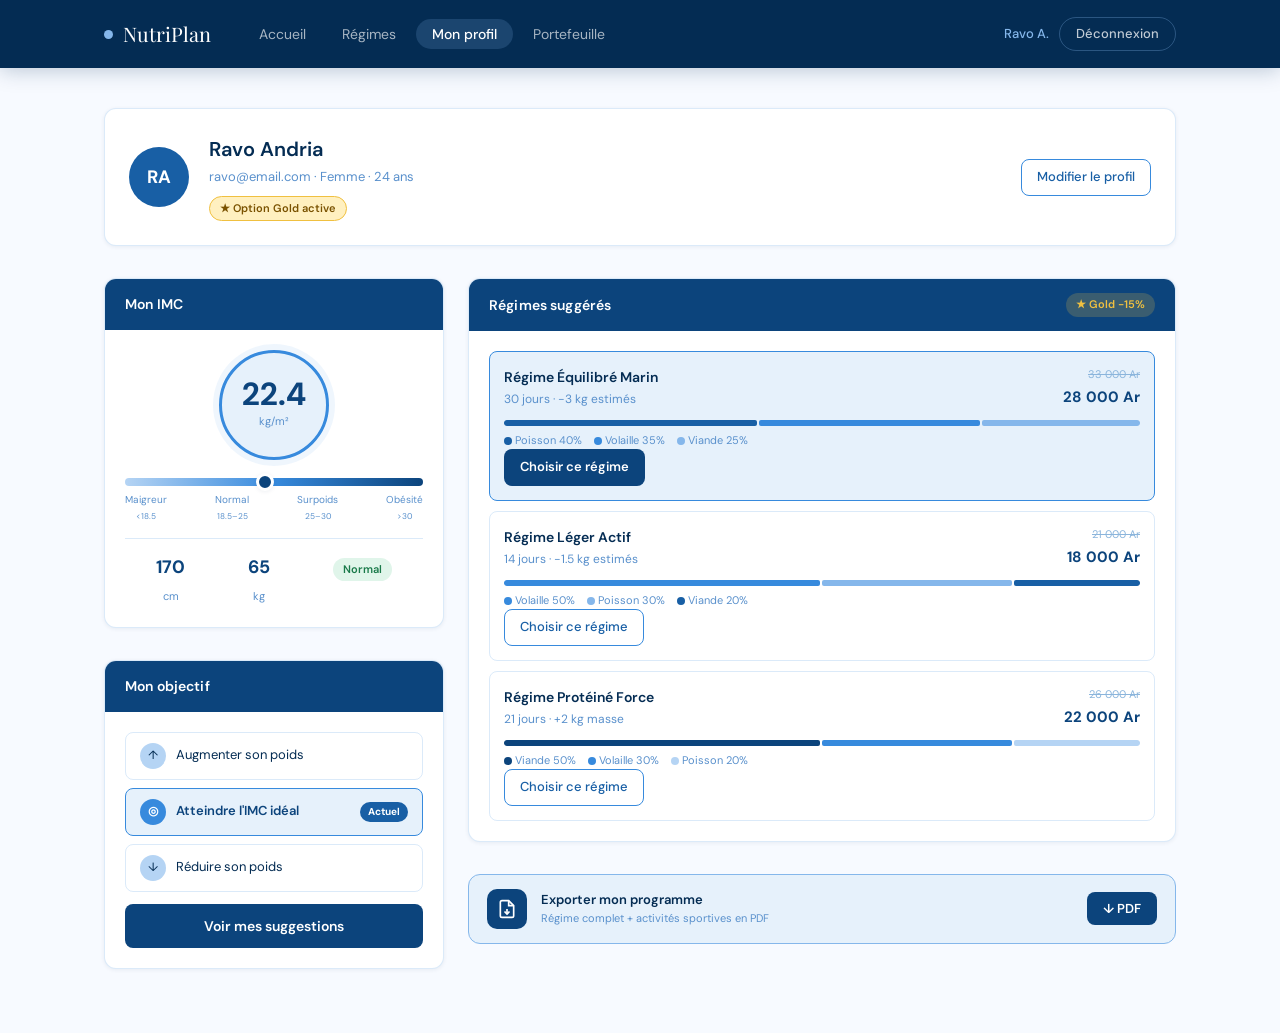
<file: app/Views/profil.html>
<!DOCTYPE html>
<html lang="fr">
<head>
  <meta charset="UTF-8" />
  <meta name="viewport" content="width=device-width, initial-scale=1.0" />
  <title>NutriPlan — Mon Profil</title>
  <link rel="stylesheet" href="style.css" />
  <link href="https://fonts.googleapis.com/css2?family=DM+Sans:ital,opsz,wght@0,9..40,300;0,9..40,400;0,9..40,500;0,9..40,600;1,9..40,400&family=Playfair+Display:wght@600;700&display=swap" rel="stylesheet" />
</head>
<body>

  <nav class="navbar">
    <div class="nav-inner">
      <div class="nav-logo"><span class="logo-dot"></span>NutriPlan</div>
      <ul class="nav-links">
        <li><a href="index.html" class="nav-link">Accueil</a></li>
        <li><a href="regimes.html" class="nav-link">Régimes</a></li>
        <li><a href="profil.html" class="nav-link active">Mon profil</a></li>
        <li><a href="wallet.html" class="nav-link">Portefeuille</a></li>
      </ul>
      <div class="nav-actions">
        <span class="nav-user-name">Ravo A.</span>
        <a href="login.html" class="btn-nav-ghost">Déconnexion</a>
      </div>
    </div>
  </nav>

  <main class="page-main">
    <div class="container">

      <!-- PROFILE HEADER -->
      <div class="profile-header">
        <div class="profile-avatar">RA</div>
        <div class="profile-info">
          <h1 class="profile-name">Ravo Andria</h1>
          <p class="profile-meta">ravo@email.com · Femme · 24 ans</p>
          <span class="badge badge-gold">★ Option Gold active</span>
        </div>
        <a href="#" class="btn-outline-sm">Modifier le profil</a>
      </div>

      <div class="profil-grid">

        <!-- LEFT: IMC CARD -->
        <div class="profil-left">
          <div class="card">
            <div class="card-header-blue">
              <h2 class="card-title-white">Mon IMC</h2>
            </div>
            <div class="card-body">
              <div class="imc-big-circle">
                <span class="imc-big-val">22.4</span>
                <span class="imc-big-unit">kg/m²</span>
              </div>
              <div class="imc-bar-full">
                <div class="imc-bar-track-full">
                  <div class="imc-bar-fill-full"></div>
                  <div class="imc-bar-pin-full"></div>
                </div>
                <div class="imc-zones">
                  <span>Maigreur<br/><small>&lt;18.5</small></span>
                  <span>Normal<br/><small>18.5–25</small></span>
                  <span>Surpoids<br/><small>25–30</small></span>
                  <span>Obésité<br/><small>&gt;30</small></span>
                </div>
              </div>
              <div class="imc-stats-row">
                <div class="imc-stat"><span class="imc-stat-val">170</span><span class="imc-stat-lbl">cm</span></div>
                <div class="imc-stat"><span class="imc-stat-val">65</span><span class="imc-stat-lbl">kg</span></div>
                <div class="imc-stat"><span class="imc-stat-val"><span class="badge badge-success">Normal</span></span></div>
              </div>
            </div>
          </div>

          <!-- OBJECTIF -->
          <div class="card mt-16">
            <div class="card-header-blue">
              <h2 class="card-title-white">Mon objectif</h2>
            </div>
            <div class="card-body">
              <div class="goal-chips-list">
                <div class="goal-chip-item">
                  <span class="goal-chip-icon">↑</span>
                  <span class="goal-chip-text">Augmenter son poids</span>
                </div>
                <div class="goal-chip-item selected">
                  <span class="goal-chip-icon sel">◎</span>
                  <span class="goal-chip-text">Atteindre l'IMC idéal</span>
                  <span class="goal-current">Actuel</span>
                </div>
                <div class="goal-chip-item">
                  <span class="goal-chip-icon">↓</span>
                  <span class="goal-chip-text">Réduire son poids</span>
                </div>
              </div>
              <a href="regimes.html" class="btn-primary-full mt-12">Voir mes suggestions</a>
            </div>
          </div>
        </div>

        <!-- RIGHT: SUGGESTIONS -->
        <div class="profil-right">
          <div class="card">
            <div class="card-header-blue">
              <h2 class="card-title-white">Régimes suggérés</h2>
              <span class="gold-pill">★ Gold −15%</span>
            </div>
            <div class="card-body">

              <div class="regime-item featured">
                <div class="regime-item-top">
                  <div>
                    <h3 class="regime-name">Régime Équilibré Marin</h3>
                    <p class="regime-meta">30 jours · −3 kg estimés</p>
                  </div>
                  <div class="regime-pricing">
                    <span class="regime-price-old">33 000 Ar</span>
                    <span class="regime-price">28 000 Ar</span>
                  </div>
                </div>
                <div class="macro-bar-full">
                  <div class="macro-seg" style="width:40%;background:var(--blue-600)"></div>
                  <div class="macro-seg" style="width:35%;background:var(--blue-400)"></div>
                  <div class="macro-seg" style="width:25%;background:var(--blue-200)"></div>
                </div>
                <div class="macro-legend">
                  <span><span class="macro-dot" style="background:var(--blue-600)"></span>Poisson 40%</span>
                  <span><span class="macro-dot" style="background:var(--blue-400)"></span>Volaille 35%</span>
                  <span><span class="macro-dot" style="background:var(--blue-200)"></span>Viande 25%</span>
                </div>
                <a href="regimes.html" class="btn-primary-sm mt-10">Choisir ce régime</a>
              </div>

              <div class="regime-item">
                <div class="regime-item-top">
                  <div>
                    <h3 class="regime-name">Régime Léger Actif</h3>
                    <p class="regime-meta">14 jours · −1.5 kg estimés</p>
                  </div>
                  <div class="regime-pricing">
                    <span class="regime-price-old">21 000 Ar</span>
                    <span class="regime-price">18 000 Ar</span>
                  </div>
                </div>
                <div class="macro-bar-full">
                  <div class="macro-seg" style="width:50%;background:var(--blue-400)"></div>
                  <div class="macro-seg" style="width:30%;background:var(--blue-200)"></div>
                  <div class="macro-seg" style="width:20%;background:var(--blue-600)"></div>
                </div>
                <div class="macro-legend">
                  <span><span class="macro-dot" style="background:var(--blue-400)"></span>Volaille 50%</span>
                  <span><span class="macro-dot" style="background:var(--blue-200)"></span>Poisson 30%</span>
                  <span><span class="macro-dot" style="background:var(--blue-600)"></span>Viande 20%</span>
                </div>
                <a href="regimes.html" class="btn-outline-sm mt-10">Choisir ce régime</a>
              </div>

              <div class="regime-item">
                <div class="regime-item-top">
                  <div>
                    <h3 class="regime-name">Régime Protéiné Force</h3>
                    <p class="regime-meta">21 jours · +2 kg masse</p>
                  </div>
                  <div class="regime-pricing">
                    <span class="regime-price-old">26 000 Ar</span>
                    <span class="regime-price">22 000 Ar</span>
                  </div>
                </div>
                <div class="macro-bar-full">
                  <div class="macro-seg" style="width:50%;background:var(--blue-800)"></div>
                  <div class="macro-seg" style="width:30%;background:var(--blue-400)"></div>
                  <div class="macro-seg" style="width:20%;background:var(--blue-100)"></div>
                </div>
                <div class="macro-legend">
                  <span><span class="macro-dot" style="background:var(--blue-800)"></span>Viande 50%</span>
                  <span><span class="macro-dot" style="background:var(--blue-400)"></span>Volaille 30%</span>
                  <span><span class="macro-dot" style="background:var(--blue-100)"></span>Poisson 20%</span>
                </div>
                <a href="regimes.html" class="btn-outline-sm mt-10">Choisir ce régime</a>
              </div>

            </div>
          </div>

          <!-- EXPORT -->
          <div class="export-banner mt-16">
            <div class="export-icon-wrap">
              <svg width="20" height="20" fill="none" stroke="white" stroke-width="2" viewBox="0 0 24 24"><path d="M14 2H6a2 2 0 0 0-2 2v16a2 2 0 0 0 2 2h12a2 2 0 0 0 2-2V8z"/><polyline points="14 2 14 8 20 8"/><line x1="12" y1="12" x2="12" y2="18"/><polyline points="9 15 12 18 15 15"/></svg>
            </div>
            <div class="export-text-wrap">
              <p class="export-title">Exporter mon programme</p>
              <p class="export-sub">Régime complet + activités sportives en PDF</p>
            </div>
            <button class="btn-export">↓ PDF</button>
          </div>
        </div>

      </div>
    </div>
  </main>

</body>
</html>
</file>
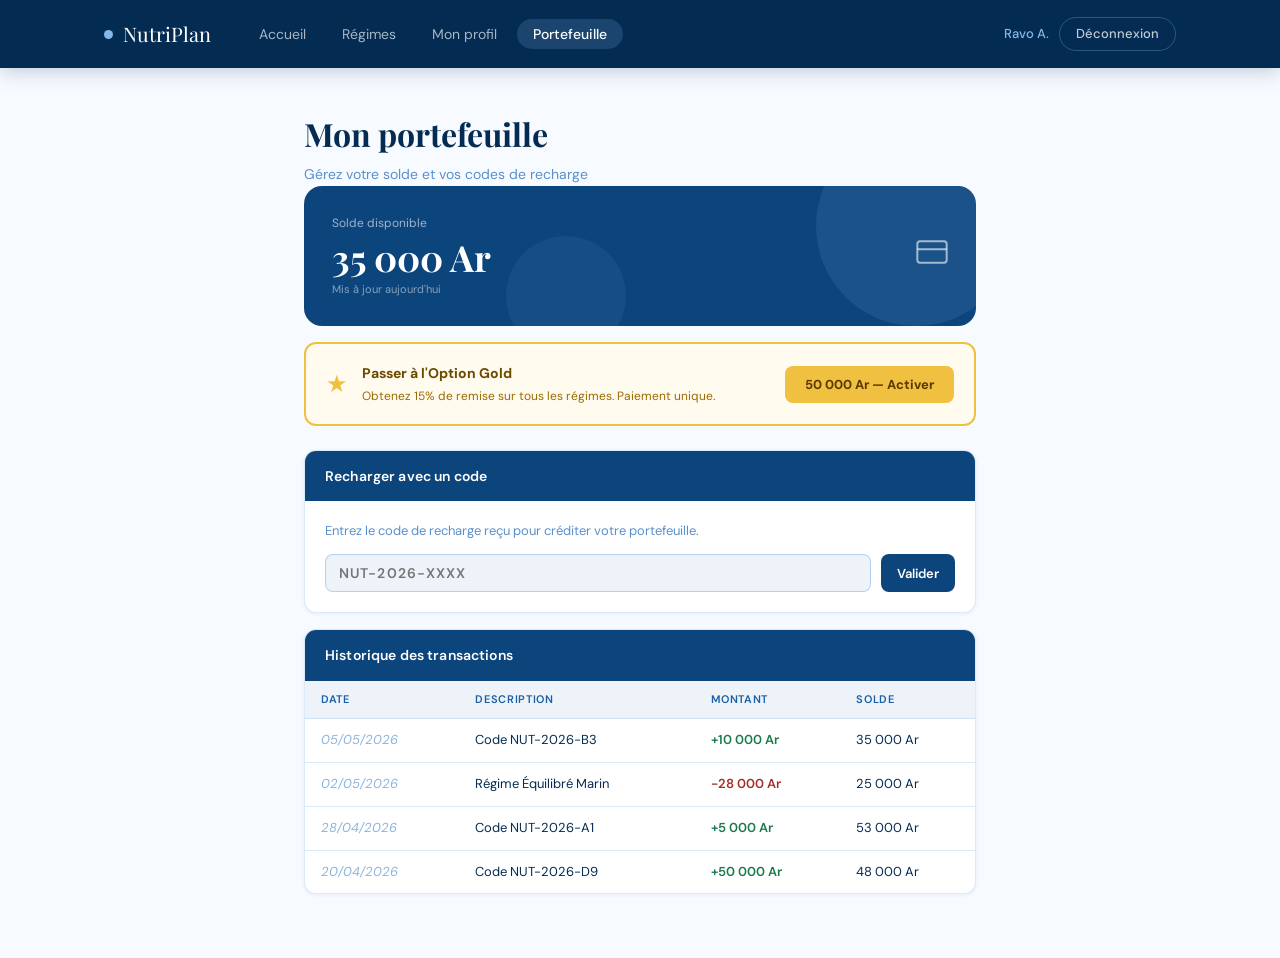
<file: app/Views/wallet.html>
<!DOCTYPE html>
<html lang="fr">
<head>
  <meta charset="UTF-8" />
  <meta name="viewport" content="width=device-width, initial-scale=1.0" />
  <title>NutriPlan — Portefeuille</title>
  <link rel="stylesheet" href="style.css" />
  <link href="https://fonts.googleapis.com/css2?family=DM+Sans:ital,opsz,wght@0,9..40,300;0,9..40,400;0,9..40,500;0,9..40,600;1,9..40,400&family=Playfair+Display:wght@600;700&display=swap" rel="stylesheet" />
</head>
<body>

  <nav class="navbar">
    <div class="nav-inner">
      <div class="nav-logo"><span class="logo-dot"></span>NutriPlan</div>
      <ul class="nav-links">
        <li><a href="index.html" class="nav-link">Accueil</a></li>
        <li><a href="regimes.html" class="nav-link">Régimes</a></li>
        <li><a href="profil.html" class="nav-link">Mon profil</a></li>
        <li><a href="wallet.html" class="nav-link active">Portefeuille</a></li>
      </ul>
      <div class="nav-actions">
        <span class="nav-user-name">Ravo A.</span>
        <a href="login.html" class="btn-nav-ghost">Déconnexion</a>
      </div>
    </div>
  </nav>

  <main class="page-main">
    <div class="container container-sm">

      <h1 class="page-h1">Mon portefeuille</h1>
      <p class="page-h1-sub">Gérez votre solde et vos codes de recharge</p>

      <!-- BALANCE CARD -->
      <div class="wallet-balance-card">
        <div class="wbc-bg1"></div>
        <div class="wbc-bg2"></div>
        <div class="wbc-content">
          <div>
            <p class="wbc-label">Solde disponible</p>
            <p class="wbc-amount" id="solde">35 000 Ar</p>
            <p class="wbc-sub">Mis à jour aujourd'hui</p>
          </div>
          <div class="wbc-icon">
            <svg width="32" height="32" fill="none" stroke="rgba(255,255,255,0.6)" stroke-width="1.5" viewBox="0 0 24 24"><rect x="1" y="4" width="22" height="16" rx="2"/><path d="M1 10h22"/></svg>
          </div>
        </div>
      </div>

      <!-- GOLD OPTION -->
      <div class="gold-upgrade-card">
        <div class="guc-left">
          <span class="guc-star">★</span>
          <div>
            <p class="guc-title">Passer à l'Option Gold</p>
            <p class="guc-desc">Obtenez 15% de remise sur tous les régimes. Paiement unique.</p>
          </div>
        </div>
        <button class="btn-gold">50 000 Ar — Activer</button>
      </div>

      <!-- CODE INPUT -->
      <div class="card mt-24">
        <div class="card-header-blue">
          <h2 class="card-title-white">Recharger avec un code</h2>
        </div>
        <div class="card-body">
          <p class="form-help">Entrez le code de recharge reçu pour créditer votre portefeuille.</p>
          <div class="code-input-group">
            <input type="text" class="form-input code-input-field" id="codeInput" placeholder="NUT-2026-XXXX" maxlength="16" />
            <button class="btn-primary-sm" onclick="validerCode()">Valider</button>
          </div>
          <div id="codeMessage" class="code-message" style="display:none"></div>
        </div>
      </div>

      <!-- TRANSACTIONS -->
      <div class="card mt-16">
        <div class="card-header-blue">
          <h2 class="card-title-white">Historique des transactions</h2>
        </div>
        <div class="card-body p0">
          <table class="data-table">
            <thead>
              <tr>
                <th>Date</th>
                <th>Description</th>
                <th>Montant</th>
                <th>Solde</th>
              </tr>
            </thead>
            <tbody>
              <tr>
                <td class="td-muted">05/05/2026</td>
                <td>Code NUT-2026-B3</td>
                <td class="td-green">+10 000 Ar</td>
                <td>35 000 Ar</td>
              </tr>
              <tr>
                <td class="td-muted">02/05/2026</td>
                <td>Régime Équilibré Marin</td>
                <td class="td-red">−28 000 Ar</td>
                <td>25 000 Ar</td>
              </tr>
              <tr>
                <td class="td-muted">28/04/2026</td>
                <td>Code NUT-2026-A1</td>
                <td class="td-green">+5 000 Ar</td>
                <td>53 000 Ar</td>
              </tr>
              <tr>
                <td class="td-muted">20/04/2026</td>
                <td>Code NUT-2026-D9</td>
                <td class="td-green">+50 000 Ar</td>
                <td>48 000 Ar</td>
              </tr>
            </tbody>
          </table>
        </div>
      </div>

    </div>
  </main>

  <script>
    const codes = {
      'NUT-2026-A1': 5000,
      'NUT-2026-C7': 5000,
      'NUT-2026-E2': 10000,
    };
    let usedCodes = [];
    function validerCode() {
      const code = document.getElementById('codeInput').value.trim().toUpperCase();
      const msg = document.getElementById('codeMessage');
      msg.style.display = 'block';
      if (!code) { msg.className = 'code-message error'; msg.textContent = 'Veuillez entrer un code.'; return; }
      if (usedCodes.includes(code)) { msg.className = 'code-message error'; msg.textContent = 'Ce code a déjà été utilisé.'; return; }
      if (codes[code]) {
        usedCodes.push(code);
        msg.className = 'code-message success';
        msg.textContent = `✓ Code validé ! +${codes[code].toLocaleString()} Ar ajoutés à votre solde.`;
        document.getElementById('codeInput').value = '';
      } else {
        msg.className = 'code-message error';
        msg.textContent = 'Code invalide ou inexistant.';
      }
    }
  </script>
</body>
</html>
</file>
<file: app/Views/style.css>
/* ============================================================
   NutriPlan — style.css
   Thème bleu navy/ciel · DM Sans + Playfair Display
   ============================================================ */

/* ── VARIABLES ─────────────────────────────────────────────── */
:root {
  --blue-50:  #E6F1FB;
  --blue-100: #B5D4F4;
  --blue-200: #85B7EB;
  --blue-400: #378ADD;
  --blue-600: #185FA5;
  --blue-800: #0C447C;
  --blue-900: #042C53;

  --white:    #ffffff;
  --gray-50:  #F7FAFF;
  --gray-100: #EEF3FA;
  --gray-200: #D6E4F5;

  --text-primary:   #042C53;
  --text-secondary: #185FA5;
  --text-muted:     #5990CC;
  --text-light:     #8BB5DC;

  --border:       rgba(55, 138, 221, 0.18);
  --border-mid:   rgba(55, 138, 221, 0.32);
  --border-dark:  rgba(12, 68, 124, 0.3);

  --radius-sm:  8px;
  --radius-md:  12px;
  --radius-lg:  18px;
  --radius-xl:  24px;

  --shadow-sm: 0 1px 4px rgba(4, 44, 83, 0.07);
  --shadow-md: 0 4px 16px rgba(4, 44, 83, 0.10);
  --shadow-lg: 0 8px 32px rgba(4, 44, 83, 0.14);

  --font:         'DM Sans', sans-serif;
  --font-display: 'Playfair Display', serif;

  --nav-height: 68px;
}

/* ── RESET ──────────────────────────────────────────────────── */
*, *::before, *::after { box-sizing: border-box; margin: 0; padding: 0; }
html { font-size: 16px; scroll-behavior: smooth; }
body {
  font-family: var(--font);
  background: var(--gray-50);
  color: var(--text-primary);
  line-height: 1.6;
  -webkit-font-smoothing: antialiased;
}
a { text-decoration: none; color: inherit; }
ul { list-style: none; }
img { display: block; max-width: 100%; }
input, select, textarea, button { font-family: var(--font); }

/* ── LAYOUT ─────────────────────────────────────────────────── */
.container {
  max-width: 1120px;
  margin: 0 auto;
  padding: 0 24px;
}
.container-sm {
  max-width: 720px;
}
.page-main {
  padding-top: calc(var(--nav-height) + 40px);
  padding-bottom: 64px;
  min-height: 100vh;
}
.mt-12 { margin-top: 12px; }
.mt-16 { margin-top: 16px; }
.mt-24 { margin-top: 24px; }

/* ── NAVBAR ─────────────────────────────────────────────────── */
.navbar {
  position: fixed;
  top: 0; left: 0; right: 0;
  z-index: 100;
  background: var(--blue-900);
  height: var(--nav-height);
  box-shadow: 0 2px 20px rgba(4,44,83,0.25);
}
.nav-inner {
  max-width: 1120px;
  margin: 0 auto;
  padding: 0 24px;
  height: 100%;
  display: flex;
  align-items: center;
  gap: 32px;
}
.nav-logo {
  font-family: var(--font-display);
  font-size: 20px;
  color: white;
  display: flex;
  align-items: center;
  gap: 10px;
  flex-shrink: 0;
}
.logo-dot {
  width: 9px; height: 9px;
  border-radius: 50%;
  background: var(--blue-200);
  display: inline-block;
  flex-shrink: 0;
}
.logo-dot.sm { width: 7px; height: 7px; }
.nav-links {
  display: flex;
  gap: 4px;
  flex: 1;
}
.nav-link {
  font-size: 14px;
  font-weight: 400;
  color: rgba(255,255,255,0.65);
  padding: 6px 16px;
  border-radius: 20px;
  transition: all 0.15s;
}
.nav-link:hover { color: white; background: rgba(133,183,235,0.12); }
.nav-link.active {
  color: white;
  background: rgba(133,183,235,0.18);
  font-weight: 500;
}
.nav-actions {
  display: flex;
  align-items: center;
  gap: 10px;
}
.nav-user-name {
  font-size: 13px;
  color: var(--blue-200);
  font-weight: 500;
}
.btn-nav-ghost {
  font-size: 13px;
  font-weight: 500;
  color: rgba(255,255,255,0.75);
  padding: 6px 16px;
  border-radius: 20px;
  border: 1px solid rgba(133,183,235,0.3);
  transition: all 0.15s;
}
.btn-nav-ghost:hover { color: white; border-color: rgba(133,183,235,0.6); }
.btn-nav {
  font-size: 13px;
  font-weight: 600;
  color: var(--blue-900);
  background: white;
  padding: 7px 20px;
  border-radius: 20px;
  transition: all 0.15s;
}
.btn-nav:hover { background: var(--blue-50); }

/* ── HERO ───────────────────────────────────────────────────── */
.hero {
  padding-top: calc(var(--nav-height) + 80px);
  padding-bottom: 80px;
  background: linear-gradient(160deg, var(--blue-900) 0%, var(--blue-800) 60%, var(--blue-600) 100%);
  position: relative;
  overflow: hidden;
}
.hero-bg-circle {
  position: absolute;
  border-radius: 50%;
  pointer-events: none;
}
.hero-bg-circle.c1 {
  width: 500px; height: 500px;
  background: rgba(55,138,221,0.12);
  top: -150px; right: -100px;
}
.hero-bg-circle.c2 {
  width: 300px; height: 300px;
  background: rgba(133,183,235,0.08);
  bottom: -80px; left: 10%;
}
.hero .container {
  display: grid;
  grid-template-columns: 1fr 380px;
  gap: 60px;
  align-items: center;
  position: relative;
  z-index: 1;
}
.hero-badge {
  display: inline-block;
  font-size: 12px;
  font-weight: 600;
  color: var(--blue-200);
  background: rgba(133,183,235,0.15);
  border: 1px solid rgba(133,183,235,0.3);
  padding: 5px 14px;
  border-radius: 20px;
  letter-spacing: 0.04em;
  margin-bottom: 20px;
}
.hero-title {
  font-family: var(--font-display);
  font-size: 52px;
  line-height: 1.15;
  color: white;
  margin-bottom: 20px;
}
.hero-title em {
  color: var(--blue-200);
  font-style: italic;
}
.hero-desc {
  font-size: 16px;
  color: rgba(255,255,255,0.7);
  line-height: 1.7;
  max-width: 480px;
  margin-bottom: 32px;
}
.hero-cta { display: flex; gap: 12px; margin-bottom: 40px; flex-wrap: wrap; }
.btn-primary-lg {
  display: inline-block;
  background: white;
  color: var(--blue-900);
  font-size: 15px;
  font-weight: 600;
  padding: 13px 28px;
  border-radius: 12px;
  transition: all 0.2s;
  box-shadow: var(--shadow-md);
}
.btn-primary-lg:hover { background: var(--blue-50); transform: translateY(-1px); }
.btn-outline-lg {
  display: inline-block;
  color: white;
  font-size: 15px;
  font-weight: 500;
  padding: 12px 28px;
  border-radius: 12px;
  border: 1px solid rgba(255,255,255,0.35);
  transition: all 0.2s;
}
.btn-outline-lg:hover { background: rgba(255,255,255,0.1); }
.hero-stats { display: flex; align-items: center; gap: 24px; }
.hstat { display: flex; flex-direction: column; }
.hstat-val { font-size: 22px; font-weight: 600; color: white; }
.hstat-lbl { font-size: 12px; color: rgba(255,255,255,0.55); }
.hstat-divider { width: 1px; height: 36px; background: rgba(255,255,255,0.2); }

/* IMC DEMO CARD */
.imc-demo-card {
  background: white;
  border-radius: var(--radius-lg);
  padding: 28px;
  box-shadow: var(--shadow-lg);
}
.idc-label {
  font-size: 12px;
  font-weight: 600;
  color: var(--text-muted);
  text-transform: uppercase;
  letter-spacing: 0.08em;
  margin-bottom: 16px;
  text-align: center;
}
.idc-circle {
  width: 100px; height: 100px;
  border-radius: 50%;
  background: var(--blue-50);
  border: 3px solid var(--blue-400);
  display: flex; flex-direction: column;
  align-items: center; justify-content: center;
  margin: 0 auto 20px;
}
.idc-val { font-size: 28px; font-weight: 700; color: var(--blue-800); line-height: 1; }
.idc-unit { font-size: 10px; color: var(--text-muted); margin-top: 2px; }
.idc-bar {
  height: 7px;
  border-radius: 4px;
  background: linear-gradient(to right, var(--blue-100), var(--blue-400), var(--blue-800));
  position: relative;
  margin-bottom: 6px;
}
.idc-fill { position: absolute; inset: 0; border-radius: 4px; }
.idc-marker {
  position: absolute;
  top: -4px;
  left: 44%;
  width: 15px; height: 15px;
  border-radius: 50%;
  background: var(--blue-800);
  border: 3px solid white;
  box-shadow: var(--shadow-sm);
}
.idc-range {
  display: flex;
  justify-content: space-between;
  font-size: 10px;
  color: var(--text-muted);
  margin-bottom: 14px;
}
.idc-status { text-align: center; }

/* ── FEATURES SECTION ───────────────────────────────────────── */
.features-section {
  padding: 80px 0;
  background: white;
}
.section-eyebrow {
  font-size: 12px;
  font-weight: 600;
  color: var(--text-secondary);
  text-transform: uppercase;
  letter-spacing: 0.1em;
  margin-bottom: 8px;
}
.section-title {
  font-family: var(--font-display);
  font-size: 36px;
  color: var(--text-primary);
  margin-bottom: 40px;
}
.features-grid {
  display: grid;
  grid-template-columns: repeat(4, 1fr);
  gap: 20px;
}
.feat-card {
  background: var(--gray-50);
  border: 1px solid var(--border);
  border-radius: var(--radius-md);
  padding: 24px 20px;
  transition: all 0.2s;
  position: relative;
}
.feat-card:hover { transform: translateY(-3px); box-shadow: var(--shadow-md); }
.feat-card-gold { background: #FFFBEE; border-color: #F0C040; }
.gold-ribbon {
  position: absolute;
  top: -1px; right: 16px;
  background: #F0C040;
  color: #6B4A00;
  font-size: 10px;
  font-weight: 700;
  padding: 3px 10px;
  border-radius: 0 0 8px 8px;
  letter-spacing: 0.05em;
}
.feat-icon-wrap {
  width: 44px; height: 44px;
  border-radius: 12px;
  background: var(--blue-50);
  color: var(--blue-600);
  display: flex; align-items: center; justify-content: center;
  margin-bottom: 14px;
}
.gold-icon { background: #FFF0C0; color: #A07000; }
.feat-title { font-size: 15px; font-weight: 600; color: var(--text-primary); margin-bottom: 6px; }
.feat-desc { font-size: 13px; color: var(--text-muted); line-height: 1.5; }

/* ── FOOTER ─────────────────────────────────────────────────── */
.footer {
  background: var(--blue-900);
  padding: 32px 0;
}
.footer-inner {
  display: flex;
  align-items: center;
  justify-content: space-between;
}
.footer-logo {
  font-family: var(--font-display);
  font-size: 18px;
  color: white;
  display: flex;
  align-items: center;
  gap: 8px;
}
.footer-copy { font-size: 13px; color: rgba(255,255,255,0.45); }

/* ── CARDS ──────────────────────────────────────────────────── */
.card {
  background: white;
  border-radius: var(--radius-md);
  border: 1px solid var(--border);
  overflow: hidden;
  box-shadow: var(--shadow-sm);
}
.card-header-blue {
  background: var(--blue-800);
  padding: 14px 20px;
  display: flex;
  align-items: center;
  justify-content: space-between;
  gap: 12px;
}
.card-title-white {
  font-size: 14px;
  font-weight: 600;
  color: white;
  letter-spacing: 0.01em;
}
.card-body { padding: 20px; }
.card-body.p0 { padding: 0; }

/* ── FORMS ──────────────────────────────────────────────────── */
.form-group { margin-bottom: 14px; }
.form-label {
  display: block;
  font-size: 12px;
  font-weight: 600;
  color: var(--text-secondary);
  margin-bottom: 5px;
  letter-spacing: 0.01em;
}
.form-help { font-size: 13px; color: var(--text-muted); margin-bottom: 12px; }
.form-input {
  width: 100%;
  background: var(--gray-100);
  border: 1px solid var(--border-mid);
  border-radius: var(--radius-sm);
  padding: 9px 13px;
  font-size: 14px;
  color: var(--text-primary);
  outline: none;
  transition: border-color 0.15s, box-shadow 0.15s;
}
.form-input:focus {
  border-color: var(--blue-400);
  box-shadow: 0 0 0 3px rgba(55,138,221,0.12);
  background: white;
}
.form-select { cursor: pointer; }
.form-row-2 { display: grid; grid-template-columns: 1fr 1fr; gap: 12px; }

/* ── BUTTONS ────────────────────────────────────────────────── */
.btn-primary-full {
  display: block;
  width: 100%;
  background: var(--blue-800);
  color: white;
  border: none;
  border-radius: var(--radius-sm);
  padding: 11px;
  font-size: 14px;
  font-weight: 600;
  cursor: pointer;
  transition: all 0.15s;
  text-align: center;
}
.btn-primary-full:hover { background: var(--blue-900); transform: translateY(-1px); }
.btn-outline-full {
  display: block;
  width: 100%;
  background: transparent;
  color: var(--blue-600);
  border: 1px solid var(--blue-400);
  border-radius: var(--radius-sm);
  padding: 11px;
  font-size: 14px;
  font-weight: 500;
  cursor: pointer;
  transition: all 0.15s;
  text-align: center;
}
.btn-outline-full:hover { background: var(--blue-50); }
.btn-primary-sm {
  display: inline-block;
  background: var(--blue-800);
  color: white;
  border: none;
  border-radius: var(--radius-sm);
  padding: 8px 16px;
  font-size: 13px;
  font-weight: 600;
  cursor: pointer;
  transition: all 0.15s;
  white-space: nowrap;
}
.btn-primary-sm:hover { background: var(--blue-900); }
.btn-outline-sm {
  display: inline-block;
  background: transparent;
  color: var(--blue-600);
  border: 1px solid var(--blue-400);
  border-radius: var(--radius-sm);
  padding: 7px 15px;
  font-size: 13px;
  font-weight: 500;
  cursor: pointer;
  transition: all 0.15s;
}
.btn-outline-sm:hover { background: var(--blue-50); }
.btn-back {
  display: block;
  width: 100%;
  background: transparent;
  color: var(--text-muted);
  border: none;
  font-size: 13px;
  cursor: pointer;
  margin-top: 12px;
  text-align: center;
}
.btn-back:hover { color: var(--text-secondary); }

/* ── BADGES ─────────────────────────────────────────────────── */
.badge {
  display: inline-block;
  font-size: 11px;
  font-weight: 600;
  padding: 3px 10px;
  border-radius: 20px;
}
.badge-success { background: #E0F5EA; color: #1A7A4A; }
.badge-gold { background: #FFF0C0; color: #7A5200; border: 1px solid #F0C040; }
.badge-used { background: var(--blue-50); color: var(--blue-800); }
.badge-gold-sm {
  display: inline-block;
  font-size: 10px; font-weight: 700;
  padding: 2px 8px; border-radius: 20px;
  background: #FFF0C0; color: #7A5200;
}
.gold-pill {
  display: inline-flex; align-items: center;
  background: rgba(240,192,64,0.2);
  color: #F0C040;
  font-size: 11px; font-weight: 600;
  padding: 3px 10px; border-radius: 20px;
  flex-shrink: 0;
}

/* ── AUTH PAGES ─────────────────────────────────────────────── */
.auth-page { background: var(--blue-900); min-height: 100vh; }
.auth-split {
  display: grid;
  grid-template-columns: 420px 1fr;
  min-height: 100vh;
}
.auth-left {
  background: linear-gradient(160deg, var(--blue-900) 0%, var(--blue-800) 100%);
  padding: 40px;
  display: flex;
  flex-direction: column;
  position: relative;
  overflow: hidden;
}
.auth-left::before {
  content: '';
  position: absolute;
  width: 300px; height: 300px;
  border-radius: 50%;
  background: rgba(55,138,221,0.1);
  bottom: -80px; right: -80px;
}
.auth-logo {
  font-family: var(--font-display);
  font-size: 22px;
  color: white;
  display: flex;
  align-items: center;
  gap: 10px;
  margin-bottom: auto;
}
.auth-left-content { position: relative; z-index: 1; padding-bottom: 40px; }
.auth-left-title {
  font-family: var(--font-display);
  font-size: 38px;
  line-height: 1.2;
  color: white;
  margin-bottom: 16px;
}
.auth-left-title em { color: var(--blue-200); font-style: italic; }
.auth-left-desc { font-size: 15px; color: rgba(255,255,255,0.65); line-height: 1.6; margin-bottom: 28px; }
.auth-left-features { display: flex; flex-direction: column; gap: 10px; }
.alf-item { font-size: 14px; color: rgba(255,255,255,0.8); display: flex; align-items: center; gap: 10px; }
.alf-check { color: var(--blue-200); font-weight: 700; font-size: 16px; }

.auth-right {
  background: var(--gray-50);
  display: flex;
  align-items: center;
  justify-content: center;
  padding: 40px;
}
.auth-right.hidden { display: none; }
.auth-form-card {
  background: white;
  border-radius: var(--radius-lg);
  padding: 36px 32px;
  width: 100%;
  max-width: 440px;
  box-shadow: var(--shadow-lg);
  border: 1px solid var(--border);
}
.auth-form-title {
  font-family: var(--font-display);
  font-size: 26px;
  color: var(--text-primary);
  margin-bottom: 4px;
}
.auth-form-sub { font-size: 13px; color: var(--text-muted); margin-bottom: 24px; }
.auth-switch {
  font-size: 13px;
  color: var(--text-muted);
  text-align: center;
  margin-top: 14px;
}
.auth-switch a { color: var(--blue-600); font-weight: 600; }
.admin-link-sep {
  display: flex; align-items: center; gap: 12px;
  margin: 20px 0 14px;
}
.admin-link-sep::before, .admin-link-sep::after {
  content: ''; flex: 1; height: 1px; background: var(--border);
}
.admin-link-sep span { font-size: 11px; color: var(--text-light); white-space: nowrap; }

/* AUTH STEPS */
.auth-steps {
  display: flex;
  align-items: center;
  gap: 8px;
  margin-bottom: 24px;
}
.step-item {
  display: flex; align-items: center; gap: 8px;
  font-size: 12px; font-weight: 500;
  color: var(--text-light);
}
.step-item.active { color: var(--blue-600); }
.step-item.done { color: #1A7A4A; }
.step-circle {
  width: 26px; height: 26px;
  border-radius: 50%;
  background: var(--gray-100);
  border: 1px solid var(--border-mid);
  display: flex; align-items: center; justify-content: center;
  font-size: 11px; font-weight: 700;
  color: var(--text-light);
}
.step-item.active .step-circle { background: var(--blue-600); color: white; border-color: var(--blue-600); }
.step-item.done .step-circle { background: #1A7A4A; color: white; border-color: #1A7A4A; }
.step-line { flex: 1; height: 1px; background: var(--border-mid); max-width: 40px; }
.step-line.done { background: #1A7A4A; }

/* GOAL SELECT */
.goal-select { display: flex; flex-direction: column; gap: 8px; }
.goal-option { cursor: pointer; }
.goal-option input { display: none; }
.goal-card {
  display: flex;
  align-items: center;
  gap: 12px;
  padding: 10px 14px;
  border-radius: var(--radius-sm);
  border: 1px solid var(--border-mid);
  background: var(--gray-100);
  transition: all 0.15s;
  cursor: pointer;
}
.goal-option input:checked + .goal-card {
  background: var(--blue-50);
  border-color: var(--blue-400);
}
.goal-icon {
  width: 26px; height: 26px;
  border-radius: 50%;
  background: var(--blue-100);
  display: flex; align-items: center; justify-content: center;
  font-size: 13px; flex-shrink: 0;
}
.goal-option input:checked + .goal-card .goal-icon { background: var(--blue-400); }
.goal-text { font-size: 13px; color: var(--text-primary); font-weight: 500; }

/* IMC PREVIEW */
.imc-preview {
  background: var(--blue-50);
  border: 1px solid var(--blue-200);
  border-radius: var(--radius-sm);
  padding: 14px;
  margin-bottom: 14px;
}
.imc-preview-row { display: flex; gap: 16px; align-items: center; }
.imc-circle-sm {
  width: 64px; height: 64px;
  border-radius: 50%;
  background: white;
  border: 2px solid var(--blue-400);
  display: flex; flex-direction: column;
  align-items: center; justify-content: center;
  flex-shrink: 0;
}
.imc-circle-sm span { font-size: 18px; font-weight: 700; color: var(--blue-800); line-height: 1; }
.imc-circle-sm small { font-size: 9px; color: var(--text-muted); }
.imc-info { flex: 1; }
.imc-status-text { font-size: 13px; font-weight: 600; color: var(--blue-800); margin-bottom: 8px; }
.imc-bar-wrap { position: relative; }
.imc-bar-track {
  height: 6px;
  border-radius: 3px;
  background: linear-gradient(to right, var(--blue-100), var(--blue-400), var(--blue-800));
  position: relative;
  margin-bottom: 4px;
}
.imc-bar-pin {
  position: absolute;
  top: -4px;
  width: 14px; height: 14px;
  border-radius: 50%;
  background: var(--blue-900);
  border: 2px solid white;
  transform: translateX(-50%);
  transition: left 0.3s;
}
.imc-bar-labels {
  display: flex;
  justify-content: space-between;
  font-size: 9px;
  color: var(--text-light);
}

/* ── PROFIL PAGE ────────────────────────────────────────────── */
.profile-header {
  display: flex;
  align-items: center;
  gap: 20px;
  margin-bottom: 32px;
  background: white;
  border-radius: var(--radius-md);
  padding: 24px;
  border: 1px solid var(--border);
  box-shadow: var(--shadow-sm);
}
.profile-avatar {
  width: 60px; height: 60px;
  border-radius: 50%;
  background: var(--blue-600);
  color: white;
  font-size: 18px;
  font-weight: 700;
  display: flex; align-items: center; justify-content: center;
  flex-shrink: 0;
}
.profile-info { flex: 1; }
.profile-name { font-size: 20px; font-weight: 600; color: var(--text-primary); margin-bottom: 2px; }
.profile-meta { font-size: 13px; color: var(--text-muted); margin-bottom: 6px; }

.profil-grid {
  display: grid;
  grid-template-columns: 340px 1fr;
  gap: 24px;
  align-items: start;
}
.profil-left { display: flex; flex-direction: column; gap: 16px; }
.profil-right { display: flex; flex-direction: column; gap: 16px; }

/* IMC BIG */
.imc-big-circle {
  width: 110px; height: 110px;
  border-radius: 50%;
  background: var(--blue-50);
  border: 3px solid var(--blue-400);
  display: flex; flex-direction: column;
  align-items: center; justify-content: center;
  margin: 0 auto 18px;
  box-shadow: 0 0 0 6px rgba(55,138,221,0.08);
}
.imc-big-val { font-size: 32px; font-weight: 700; color: var(--blue-800); line-height: 1; }
.imc-big-unit { font-size: 11px; color: var(--text-muted); margin-top: 3px; }
.imc-bar-full { margin-bottom: 12px; }
.imc-bar-track-full {
  height: 8px;
  border-radius: 4px;
  background: linear-gradient(to right, var(--blue-100), var(--blue-400), var(--blue-800));
  position: relative;
  margin-bottom: 6px;
}
.imc-bar-pin-full {
  position: absolute;
  top: -5px; left: 44%;
  width: 18px; height: 18px;
  border-radius: 50%;
  background: var(--blue-800);
  border: 3px solid white;
  box-shadow: var(--shadow-sm);
}
.imc-zones {
  display: flex;
  justify-content: space-between;
  font-size: 10px;
  color: var(--text-muted);
  text-align: center;
}
.imc-stats-row {
  display: flex;
  justify-content: space-around;
  margin-top: 14px;
  padding-top: 14px;
  border-top: 1px solid var(--border);
}
.imc-stat { text-align: center; }
.imc-stat-val { font-size: 18px; font-weight: 700; color: var(--blue-800); display: block; }
.imc-stat-lbl { font-size: 11px; color: var(--text-muted); }

/* GOAL CHIPS */
.goal-chips-list { display: flex; flex-direction: column; gap: 8px; }
.goal-chip-item {
  display: flex;
  align-items: center;
  gap: 10px;
  padding: 10px 14px;
  border-radius: var(--radius-sm);
  border: 1px solid var(--border);
  font-size: 13px;
  color: var(--text-primary);
  transition: all 0.15s;
}
.goal-chip-item.selected {
  background: var(--blue-50);
  border-color: var(--blue-400);
  font-weight: 600;
  color: var(--blue-800);
}
.goal-chip-icon {
  width: 26px; height: 26px;
  border-radius: 50%;
  background: var(--blue-100);
  display: flex; align-items: center; justify-content: center;
  font-size: 12px; flex-shrink: 0;
}
.goal-chip-icon.sel { background: var(--blue-400); color: white; }
.goal-current {
  margin-left: auto;
  font-size: 10px;
  font-weight: 700;
  background: var(--blue-600);
  color: white;
  padding: 2px 8px;
  border-radius: 10px;
}

/* REGIME ITEMS */
.regime-item {
  border: 1px solid var(--border);
  border-radius: var(--radius-sm);
  padding: 14px;
  margin-bottom: 10px;
  transition: all 0.15s;
}
.regime-item:hover { border-color: var(--blue-400); }
.regime-item.featured { background: var(--blue-50); border-color: var(--blue-400); }
.regime-item:last-child { margin-bottom: 0; }
.regime-item-top {
  display: flex;
  justify-content: space-between;
  align-items: flex-start;
  margin-bottom: 10px;
}
.regime-name { font-size: 14px; font-weight: 600; color: var(--text-primary); margin-bottom: 2px; }
.regime-meta { font-size: 12px; color: var(--text-muted); }
.regime-pricing { text-align: right; }
.regime-price-old { font-size: 11px; color: var(--text-light); text-decoration: line-through; display: block; }
.regime-price { font-size: 15px; font-weight: 700; color: var(--blue-800); }

/* MACROS */
.macro-bar-full {
  display: flex;
  height: 6px;
  border-radius: 3px;
  overflow: hidden;
  gap: 2px;
  margin-bottom: 6px;
}
.macro-seg { height: 100%; border-radius: 2px; }
.macro-legend {
  display: flex; gap: 12px;
  font-size: 11px;
  color: var(--text-muted);
  flex-wrap: wrap;
}
.macro-dot {
  display: inline-block;
  width: 8px; height: 8px;
  border-radius: 50%;
  vertical-align: middle;
  margin-right: 3px;
}
.macro-title { font-size: 11px; font-weight: 600; color: var(--text-muted); margin-bottom: 6px; }

/* EXPORT BANNER */
.export-banner {
  display: flex;
  align-items: center;
  gap: 14px;
  background: var(--blue-50);
  border: 1px solid var(--blue-200);
  border-radius: var(--radius-md);
  padding: 14px 18px;
}
.export-icon-wrap {
  width: 40px; height: 40px;
  border-radius: 10px;
  background: var(--blue-800);
  display: flex; align-items: center; justify-content: center;
  flex-shrink: 0;
}
.export-text-wrap { flex: 1; }
.export-title { font-size: 13px; font-weight: 600; color: var(--text-primary); }
.export-sub { font-size: 11px; color: var(--text-muted); }
.btn-export {
  background: var(--blue-800);
  color: white;
  border: none;
  border-radius: 8px;
  padding: 8px 16px;
  font-size: 13px;
  font-weight: 600;
  cursor: pointer;
  white-space: nowrap;
  transition: all 0.15s;
}
.btn-export:hover { background: var(--blue-900); }

/* ── REGIMES PAGE ───────────────────────────────────────────── */
.page-title-row {
  display: flex;
  align-items: flex-end;
  justify-content: space-between;
  margin-bottom: 24px;
  gap: 20px;
  flex-wrap: wrap;
}
.page-h1 {
  font-family: var(--font-display);
  font-size: 32px;
  color: var(--text-primary);
  margin-bottom: 4px;
}
.page-h1-sub { font-size: 14px; color: var(--text-muted); }
.filter-row { display: flex; gap: 10px; }
.filter-select { width: auto; min-width: 160px; }

.gold-notice {
  display: flex;
  align-items: center;
  gap: 12px;
  background: #FFFBEE;
  border: 1px solid #F0C040;
  border-radius: var(--radius-sm);
  padding: 12px 16px;
  font-size: 13px;
  color: #6B4A00;
  margin-bottom: 24px;
}
.gold-notice span { font-size: 18px; color: #F0C040; }

.regimes-grid {
  display: grid;
  grid-template-columns: repeat(auto-fill, minmax(320px, 1fr));
  gap: 20px;
}
.regime-card-full {
  background: white;
  border: 1px solid var(--border);
  border-radius: var(--radius-md);
  overflow: hidden;
  box-shadow: var(--shadow-sm);
  transition: all 0.2s;
  position: relative;
}
.regime-card-full:hover { transform: translateY(-3px); box-shadow: var(--shadow-md); }
.featured-card { border-color: var(--blue-400); border-width: 2px; }
.regime-card-badge {
  position: absolute;
  top: 0; left: 0;
  background: var(--blue-600);
  color: white;
  font-size: 10px;
  font-weight: 700;
  padding: 4px 12px;
  border-radius: 0 0 8px 0;
  letter-spacing: 0.05em;
}
.regime-card-top { padding: 20px 18px 14px; border-bottom: 1px solid var(--border); }
.regime-card-name { font-size: 16px; font-weight: 700; color: var(--text-primary); margin-bottom: 4px; }
.regime-card-meta { font-size: 12px; color: var(--text-secondary); font-weight: 500; margin-bottom: 6px; }
.regime-card-desc { font-size: 13px; color: var(--text-muted); line-height: 1.5; }
.regime-macro-section { padding: 14px 18px; border-bottom: 1px solid var(--border); }
.regime-card-footer {
  padding: 14px 18px;
  display: flex;
  align-items: center;
  gap: 12px;
  flex-wrap: wrap;
}
.regime-card-price-block { flex: 1; }
.rcp-label { font-size: 10px; color: var(--text-muted); margin-bottom: 2px; }
.rcp-old { font-size: 12px; color: var(--text-light); text-decoration: line-through; margin-right: 6px; }
.rcp-price { font-size: 16px; font-weight: 700; color: var(--blue-800); }
.regime-card-changes { }
.rcc {
  display: inline-block;
  font-size: 11px; font-weight: 600;
  background: #FFEDED; color: #A32D2D;
  padding: 3px 9px; border-radius: 20px;
}
.rcc-up {
  display: inline-block;
  font-size: 11px; font-weight: 600;
  background: #E0F5EA; color: #1A7A4A;
  padding: 3px 9px; border-radius: 20px;
}
.rcc-stable {
  display: inline-block;
  font-size: 11px; font-weight: 600;
  background: var(--blue-50); color: var(--blue-800);
  padding: 3px 9px; border-radius: 20px;
}

/* ── WALLET PAGE ────────────────────────────────────────────── */
.wallet-balance-card {
  background: linear-gradient(135deg, var(--blue-900) 0%, var(--blue-700, #1a6fbe) 100%);
  background: var(--blue-800);
  border-radius: var(--radius-lg);
  padding: 28px;
  position: relative;
  overflow: hidden;
  margin-bottom: 16px;
}
.wbc-bg1 {
  position: absolute;
  width: 200px; height: 200px;
  border-radius: 50%;
  background: rgba(133,183,235,0.12);
  top: -60px; right: -40px;
}
.wbc-bg2 {
  position: absolute;
  width: 120px; height: 120px;
  border-radius: 50%;
  background: rgba(133,183,235,0.08);
  bottom: -30px; left: 30%;
}
.wbc-content {
  display: flex;
  align-items: center;
  justify-content: space-between;
  position: relative; z-index: 1;
}
.wbc-label { font-size: 12px; color: rgba(255,255,255,0.6); margin-bottom: 6px; }
.wbc-amount {
  font-family: var(--font-display);
  font-size: 36px;
  font-weight: 700;
  color: white;
  line-height: 1;
  margin-bottom: 6px;
}
.wbc-sub { font-size: 11px; color: rgba(255,255,255,0.5); }

.gold-upgrade-card {
  display: flex;
  align-items: center;
  gap: 16px;
  background: #FFFBEE;
  border: 2px solid #F0C040;
  border-radius: var(--radius-md);
  padding: 18px 20px;
  margin-bottom: 16px;
  flex-wrap: wrap;
}
.guc-left { display: flex; align-items: center; gap: 14px; flex: 1; }
.guc-star { font-size: 24px; color: #F0C040; }
.guc-title { font-size: 14px; font-weight: 700; color: #6B4A00; margin-bottom: 2px; }
.guc-desc { font-size: 12px; color: #9A6A00; }
.btn-gold {
  background: #F0C040;
  color: #5A3800;
  border: none;
  border-radius: var(--radius-sm);
  padding: 10px 20px;
  font-size: 13px; font-weight: 700;
  cursor: pointer;
  white-space: nowrap;
  transition: all 0.15s;
}
.btn-gold:hover { background: #E0B030; }

.code-input-group { display: flex; gap: 10px; }
.code-input-field {
  flex: 1;
  font-weight: 600;
  letter-spacing: 0.08em;
  font-size: 14px;
}
.code-message {
  margin-top: 10px;
  padding: 10px 14px;
  border-radius: var(--radius-sm);
  font-size: 13px;
  font-weight: 500;
}
.code-message.success { background: #E0F5EA; color: #1A7A4A; border: 1px solid #A8DFC0; }
.code-message.error { background: #FFEDED; color: #A32D2D; border: 1px solid #F0C0C0; }

/* ── DATA TABLE ─────────────────────────────────────────────── */
.data-table {
  width: 100%;
  border-collapse: collapse;
  font-size: 13px;
}
.data-table th {
  background: var(--gray-100);
  color: var(--text-secondary);
  font-weight: 600;
  font-size: 11px;
  text-transform: uppercase;
  letter-spacing: 0.06em;
  padding: 10px 16px;
  text-align: left;
  border-bottom: 1px solid var(--border);
}
.data-table td {
  padding: 11px 16px;
  border-bottom: 1px solid var(--border);
  color: var(--text-primary);
  vertical-align: middle;
}
.data-table tr:last-child td { border-bottom: none; }
.data-table tr:hover td { background: var(--gray-50); }
.data-table code {
  background: var(--gray-100);
  padding: 2px 6px;
  border-radius: 4px;
  font-size: 12px;
  color: var(--blue-800);
}
.td-muted { color: var(--text-light) !important; font-style: italic; }
.td-green { color: #1A7A4A !important; font-weight: 600; }
.td-red { color: #A32D2D !important; font-weight: 600; }
.td-actions { display: flex; gap: 6px; }
.btn-action-edit {
  background: var(--blue-50); color: var(--blue-800);
  border: 1px solid var(--blue-200);
  border-radius: 6px; padding: 4px 10px;
  font-size: 11px; font-weight: 600; cursor: pointer;
}
.btn-action-del {
  background: #FFEDED; color: #A32D2D;
  border: 1px solid #F0C0C0;
  border-radius: 6px; padding: 4px 10px;
  font-size: 11px; font-weight: 600; cursor: pointer;
}

/* ── BACK OFFICE ────────────────────────────────────────────── */
.bo-page { background: var(--gray-100); }
.bo-layout {
  display: flex;
  min-height: 100vh;
}
.bo-sidebar {
  width: 240px;
  background: var(--blue-900);
  flex-shrink: 0;
  display: flex;
  flex-direction: column;
  padding: 24px 0;
  position: fixed;
  top: 0; bottom: 0; left: 0;
}
.bo-logo {
  display: flex;
  align-items: center;
  gap: 10px;
  padding: 0 20px 24px;
  border-bottom: 1px solid rgba(133,183,235,0.1);
  margin-bottom: 8px;
}
.bo-logo-text {
  font-family: var(--font-display);
  font-size: 18px;
  color: white;
}
.bo-admin-badge {
  font-size: 9px;
  font-weight: 700;
  background: rgba(133,183,235,0.2);
  color: var(--blue-200);
  padding: 2px 7px;
  border-radius: 10px;
  letter-spacing: 0.06em;
  text-transform: uppercase;
}
.bo-nav { flex: 1; padding: 0 12px; overflow-y: auto; }
.bo-nav-label {
  font-size: 10px;
  font-weight: 700;
  color: rgba(133,183,235,0.5);
  text-transform: uppercase;
  letter-spacing: 0.1em;
  padding: 12px 8px 6px;
}
.bo-nav-link {
  display: flex;
  align-items: center;
  gap: 10px;
  padding: 9px 12px;
  border-radius: 8px;
  font-size: 13px;
  font-weight: 500;
  color: rgba(255,255,255,0.65);
  margin-bottom: 2px;
  transition: all 0.15s;
  cursor: pointer;
}
.bo-nav-link:hover { color: white; background: rgba(133,183,235,0.1); }
.bo-nav-link.active { color: white; background: rgba(133,183,235,0.18); }
.bo-sidebar-footer {
  padding: 16px 20px;
  border-top: 1px solid rgba(133,183,235,0.1);
}
.bo-logout {
  display: flex;
  align-items: center;
  gap: 8px;
  font-size: 13px;
  color: rgba(255,255,255,0.45);
  transition: color 0.15s;
}
.bo-logout:hover { color: rgba(255,255,255,0.8); }

.bo-main {
  margin-left: 240px;
  flex: 1;
  padding: 32px;
}
.bo-topbar {
  display: flex;
  align-items: flex-start;
  justify-content: space-between;
  margin-bottom: 28px;
}
.bo-page-title { font-family: var(--font-display); font-size: 28px; color: var(--text-primary); margin-bottom: 4px; }
.bo-page-sub { font-size: 13px; color: var(--text-muted); }
.bo-topbar-right { display: flex; align-items: center; gap: 12px; }
.bo-admin-name { font-size: 13px; font-weight: 600; color: var(--text-secondary); }

/* STAT CARDS BO */
.stats-cards {
  display: grid;
  grid-template-columns: repeat(3, 1fr);
  gap: 16px;
}
.stat-card-bo {
  background: white;
  border: 1px solid var(--border);
  border-radius: var(--radius-md);
  padding: 18px 20px;
  display: flex;
  align-items: center;
  gap: 14px;
  box-shadow: var(--shadow-sm);
  transition: all 0.2s;
}
.stat-card-bo:hover { transform: translateY(-2px); box-shadow: var(--shadow-md); }
.scb-icon {
  width: 44px; height: 44px;
  border-radius: 12px;
  display: flex; align-items: center; justify-content: center;
  flex-shrink: 0;
}
.scb-icon.blue { background: var(--blue-50); color: var(--blue-600); }
.scb-icon.teal { background: #E1F5EE; color: #0F6E56; }
.scb-icon.amber { background: #FAEEDA; color: #854F0B; }
.scb-icon.green { background: #EAF3DE; color: #3B6D11; }
.scb-val { font-size: 24px; font-weight: 700; color: var(--text-primary); line-height: 1; }
.scb-lbl { font-size: 12px; color: var(--text-muted); margin-top: 3px; }

/* BAR CHART */
.bar-chart { height: 160px; }
.bc-bars {
  display: flex;
  align-items: flex-end;
  height: 100%;
  gap: 8px;
}
.bc-bar-wrap {
  flex: 1;
  display: flex;
  flex-direction: column;
  align-items: center;
  gap: 6px;
  height: 100%;
  justify-content: flex-end;
}
.bc-bar {
  width: 100%;
  border-radius: 6px 6px 0 0;
  background: var(--blue-100);
  transition: all 0.3s;
}
.bc-bar.mid { background: var(--blue-400); }
.bc-bar.hi { background: var(--blue-800); }
.bc-label { font-size: 11px; color: var(--text-muted); }

/* SECTION TOOLBAR */
.section-toolbar {
  display: flex;
  align-items: center;
  gap: 12px;
  margin-bottom: 16px;
}
.search-input { max-width: 300px; }
.btn-table-action {
  background: rgba(133,183,235,0.15);
  color: var(--blue-200);
  border: none;
  border-radius: 6px;
  padding: 5px 12px;
  font-size: 11px;
  font-weight: 600;
  cursor: pointer;
  transition: background 0.15s;
}
.btn-table-action:hover { background: rgba(133,183,235,0.25); }

/* PARAM GRID */
.param-grid { display: grid; grid-template-columns: 1fr 1fr; gap: 14px; }
.param-item { }
</file>
